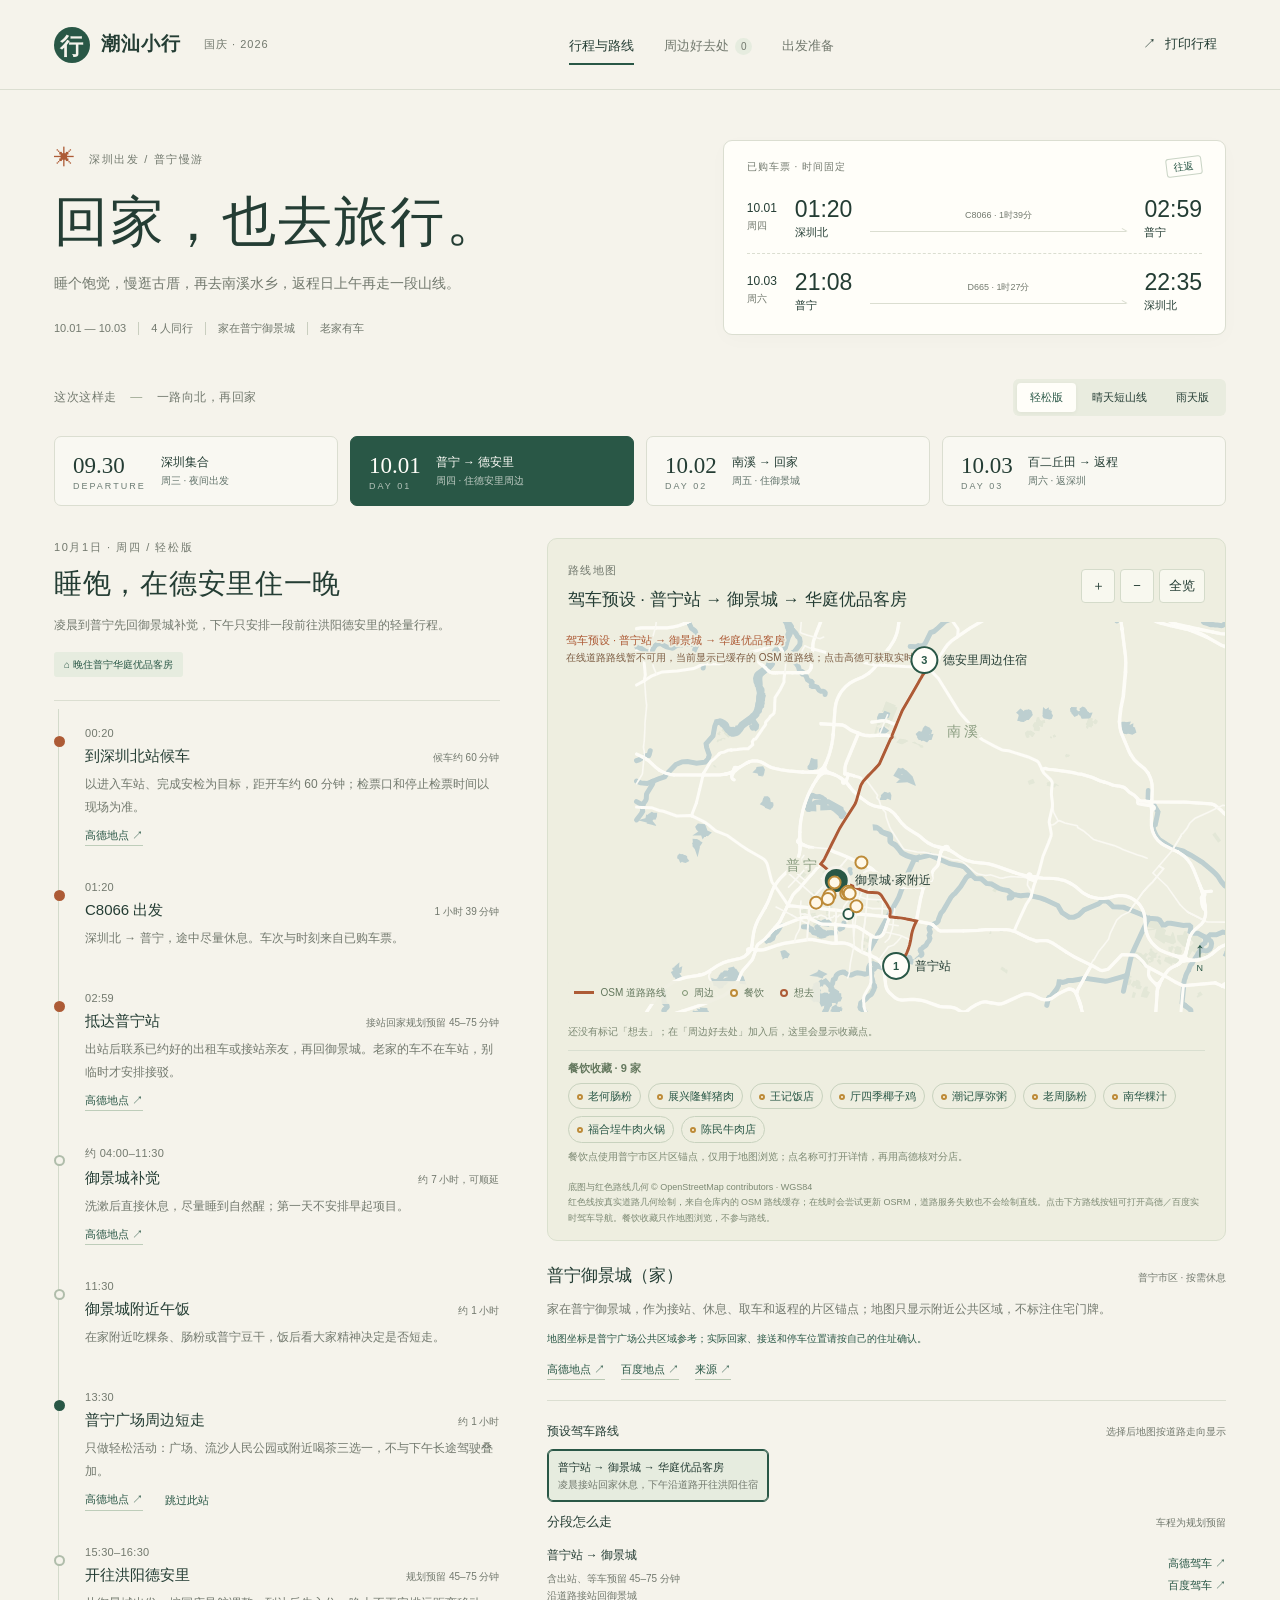
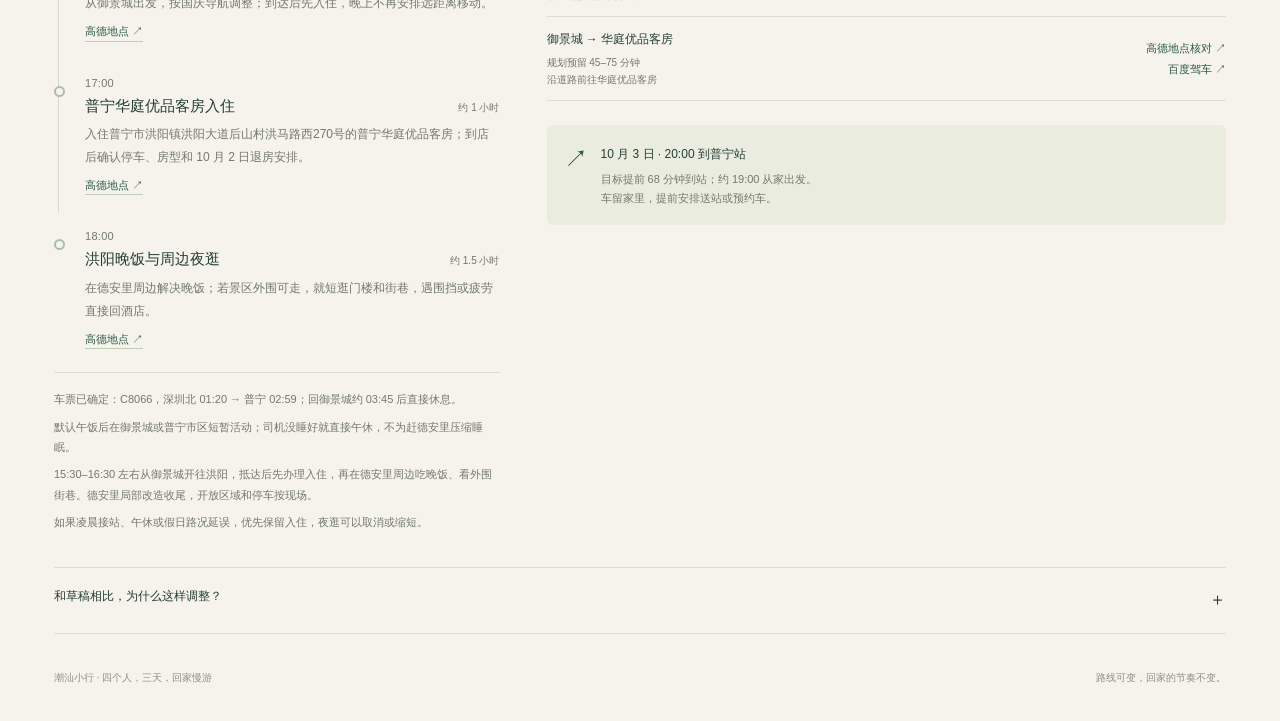
<file: index.html>
<!doctype html>
<html lang="zh-CN">
<head>
  <meta charset="utf-8">
  <meta name="viewport" content="width=device-width, initial-scale=1">
  <meta name="theme-color" content="#f4f2e9">
  <title>潮汕小行 · 四个人的国庆路线</title>
  <link rel="stylesheet" href="styles.css">
  <script defer src="vendor/d3.min.js"></script>
  <script defer src="data/geography.js"></script>
  <script defer src="data/places.js"></script>
  <script defer src="data/itinerary.js"></script>
  <script defer src="data/routes.js"></script>
  <script defer src="app.js"></script>
</head>
<body>
  <header class="site-header">
    <a class="brand" href="#"><span class="brand-mark" aria-hidden="true">行</span>潮汕小行<span class="edition">国庆 · 2026</span></a>
    <nav aria-label="主导航"><button class="nav-button active" data-view="planner" aria-pressed="true">行程与路线</button><button class="nav-button" data-view="explore" aria-pressed="false">周边好去处 <span id="saved-count">0</span></button><button class="nav-button" data-view="prepare" aria-pressed="false">出发准备</button></nav>
    <button class="icon-button print-button" id="print" aria-label="打印行程">↗ <span>打印行程</span></button>
  </header>
  <main>
    <section class="hero">
      <div class="hero-copy"><div class="eyebrow"><span class="tiny-sun" aria-hidden="true">✳</span> 深圳出发 / 普宁慢游</div><h1>回家，也去旅行。</h1><p>睡个饱觉，慢逛古厝，再去南溪水乡，返程日上午再走一段山线。</p><div class="trip-facts"><span>10.01 — 10.03</span><span>4 人同行</span><span>家在普宁御景城</span><span>老家有车</span></div></div>
      <aside class="train-ticket" aria-label="已购往返车票"><div class="ticket-top"><span>已购车票 · 时间固定</span><span class="ticket-stamp">往返</span></div><div class="ticket-row"><span class="ticket-date">10.01<small>周四</small></span><div><strong>01:20</strong><span>深圳北</span></div><div class="ticket-line"><small>C8066 · 1时39分</small><i></i></div><div><strong>02:59</strong><span>普宁</span></div></div><div class="ticket-row"><span class="ticket-date">10.03<small>周六</small></span><div><strong>21:08</strong><span>普宁</span></div><div class="ticket-line"><small>D665 · 1时27分</small><i></i></div><div><strong>22:35</strong><span>深圳北</span></div></div></aside>
    </section>

    <section id="planner-view" class="view">
      <div class="plan-toolbar"><div class="section-kicker">这次这样走 <span>—</span> 一路向北，再回家</div><div class="pace-control" role="group" aria-label="行程节奏"><button data-mode="relaxed" aria-pressed="true">轻松版</button><button data-mode="outdoor" aria-pressed="false">晴天短山线</button><button data-mode="rain" aria-pressed="false">雨天版</button></div></div>
      <div class="day-tabs" role="tablist" aria-label="旅行日期" id="day-tabs"></div>
      <div class="planner-grid">
        <section class="daily-plan" role="tabpanel" id="day-panel" aria-live="polite"><div class="day-heading"><div class="eyebrow" id="day-eyebrow"></div><h2 id="day-title"></h2><p id="day-subtitle"></p><div class="stay-line" id="day-stay"></div></div><div id="day-options"></div><ol class="timeline" id="timeline"></ol><div class="day-note" id="day-note"></div></section>
        <aside class="route-side">
      <div class="map-panel"><div class="map-top"><div><span class="eyebrow">路线地图</span><h3 id="map-title">普宁 — 揭阳</h3></div><div class="map-buttons"><button class="icon-button" id="zoom-in" aria-label="放大地图">＋</button><button class="icon-button" id="zoom-out" aria-label="缩小地图">−</button><button class="icon-button" id="fit-map">全览</button></div></div><div class="map-wrap" id="map-wrap"><svg id="route-map" aria-label="普宁与揭阳行程地图"></svg><div class="north" aria-hidden="true">↑<span>N</span></div><div class="map-key"><span class="route-key"></span>OSM 道路路线 <span class="nearby-key"></span>周边 <span class="food-key"></span>餐饮 <span class="saved-key"></span>想去</div></div><div id="map-saved-summary" class="map-saved-summary" aria-live="polite"></div><div class="map-foot">底图与红色路线几何 © <a href="https://www.openstreetmap.org/copyright" target="_blank" rel="noopener noreferrer">OpenStreetMap contributors</a> · WGS84<br>红色线按真实道路几何绘制，来自仓库内的 OSM 路线缓存；在线时会尝试更新 OSRM，道路服务失败也不会绘制直线。点击下方路线按钮可打开高德／百度实时驾车导航。餐饮收藏只作地图浏览，不参与路线。</div></div>
          <div class="place-detail" id="place-detail" aria-live="polite"></div>
          <div class="route-legs"><div id="route-presets"></div><div class="section-line"><h3>分段怎么走</h3><span>车程为规划预留</span></div><div id="route-legs"></div></div>
          <div class="return-reminder"><span class="reminder-icon" aria-hidden="true">↗</span><div><strong>10 月 3 日 · 20:00 到普宁站</strong><p>目标提前 68 分钟到站；约 19:00 从家出发。<br>车留家里，提前安排送站或预约车。</p></div></div>
        </aside>
      </div>
      <details class="changes"><summary>和草稿相比，为什么这样调整？ <span>＋</span></summary><div id="changes-list"></div></details>
    </section>

    <section id="explore-view" class="view" hidden><div class="page-intro"><div class="eyebrow">路上还可以遇见</div><h2>留几个喜欢的，不必全部打卡。</h2><p>洪阳、南溪和普宁市区可按体力择一加停。新增「吃什么」选项来自你的高德收藏截图，点每家店的高德入口可核对分店并规划导航。榕城地点保留作另行改线的备选，距离当前主线较远。加入「想去」仅收藏。</p></div><div class="explore-tools"><div class="filters" aria-label="地点筛选"><button data-filter="all" aria-pressed="true">全部</button><button data-filter="puning" aria-pressed="false">普宁市区</button><button data-filter="food" aria-pressed="false">吃什么</button><button data-filter="north" aria-pressed="false">洪阳 · 南溪</button><button data-filter="jieyang" aria-pressed="false">揭阳榕城</button><button data-filter="saved" aria-pressed="false">我的想去</button></div></div><div class="place-grid" id="place-grid"></div></section>

    <section id="prepare-view" class="view" hidden><div class="page-intro"><div class="eyebrow">出门之前，少一点临时决定</div><h2>车、住处和返程，先安顿好。</h2><p>车票已定；10 月 1 日晚住普宁华庭优品客房（洪阳大道后山村洪马路西270号）。</p></div><div class="prep-grid"><div><h3 class="prep-heading">行前清单</h3><div id="checklist"></div></div><aside><div class="lodging-card"><span class="eyebrow">唯一一晚外宿 · 10.01</span><h3>住普宁华庭优品客房</h3><p>地址：普宁市洪阳镇洪阳大道后山村洪马路西270号。酒店已确定，入住前再核对停车、四人房型、前台和 10 月 2 日退房安排。</p><ul><li>车停酒店，晚间在德安里周边步行。</li><li>避开只能步行进入的窄巷住处。</li><li>确认 10/1 入住、10/2 退房和停车费用。</li></ul><a class="button primary" id="hotel-search" target="_blank" rel="noopener noreferrer">打开酒店高德定位 ↗</a><small>地址来自你的信息；停车、房型和国庆入住安排请直接向酒店确认。</small></div><div class="food-card"><span class="eyebrow">吃饭不赶场</span><h3>每顿选一种就很满足</h3><p><b>普宁：</b>粿汁、肠粉、普宁豆干、牛肉火锅。<br><b>洪阳：</b>粿品和豆干，入住后的晚饭就在古镇解决。<br><b>南溪：</b>水乡周边简餐，返程方向顺路解决。<br><b>榕城：</b>粿条、乒乓粿、咸甜小吃，留作另行安排榕城时的备选。</p><small>不绑定排队网红店；人多就换下一家。四人更适合分着尝。</small></div></aside></div><details class="sources"><summary>资料来源与信息边界</summary><div id="sources-list"></div><p>整理日期：2026-09-29。车票时间来自你提供的截图；不保存订单号、座位或原始票图。开放信息是官方公开资料参考，2026 国庆临时安排、天气、交通和船班仍以出发当天公告为准。</p></details></section>
    <section id="print-content"></section>
  </main>
  <footer><span>潮汕小行 · 四个人，三天，回家慢游</span><span>路线可变，回家的节奏不变。</span></footer>
  <div class="toast" id="toast" role="status" hidden></div>
</body>
</html>
</file>
<file: styles.css>
@charset "UTF-8";
:root{--paper:#f5f3eb;--ink:#243d34;--muted:#72796e;--line:#dbded1;--green:#295746;--light-green:#e6ecdf;--rust:#ad5b36;--white:#fffef9;--serif:"Songti SC","STSong","Noto Serif CJK SC",serif;--sans:-apple-system,BlinkMacSystemFont,"PingFang SC","Microsoft YaHei",sans-serif}
*{box-sizing:border-box}body{margin:0;background:var(--paper);color:var(--ink);font:14px/1.7 var(--sans);-webkit-font-smoothing:antialiased}button,input,a{-webkit-tap-highlight-color:transparent}button,a{touch-action:manipulation}button{font:inherit;color:inherit;cursor:pointer}a{color:inherit;text-decoration:none}button:focus-visible,a:focus-visible,input:focus-visible,summary:focus-visible{outline:3px solid var(--rust);outline-offset:4px}button{border:0;background:none}button:hover,a.button:hover{filter:brightness(.94)}[hidden]{display:none!important}.site-header{max-width:1440px;margin:auto;height:90px;padding:0 54px;display:flex;align-items:center;justify-content:space-between;gap:20px;border-bottom:1px solid var(--line)}.brand{display:flex;align-items:center;gap:11px;font-weight:600;font-size:19px;white-space:nowrap;letter-spacing:1px}.brand-mark{display:grid;place-items:center;width:36px;height:36px;background:var(--green);color:var(--paper);border-radius:50%;font-family:var(--serif);font-size:23px}.edition{font-size:11px;font-weight:400;letter-spacing:1px;color:var(--muted);margin-left:12px}.site-header nav{display:flex;align-items:center;gap:30px}.nav-button{padding:32px 0 28px;font-size:13px;position:relative;color:var(--muted)}.nav-button.active{color:var(--ink)}.nav-button.active:after{content:"";position:absolute;height:2px;bottom:21px;left:0;right:0;background:var(--green)}#saved-count{display:inline-grid;place-items:center;background:var(--light-green);font-size:10px;border-radius:50%;width:17px;height:17px;margin-left:3px}.icon-button{height:34px;min-width:34px;padding:0 9px;border:1px solid var(--line);border-radius:4px;background:var(--white);font-size:13px}.print-button{border:0;background:none}.print-button span{margin-left:5px}main{max-width:1332px;padding:0 54px;margin:auto}.hero{padding:50px 0 44px;display:grid;grid-template-columns:1.2fr 1fr;gap:65px;align-items:center}.eyebrow{font-size:11px;letter-spacing:1.6px;color:var(--muted);font-weight:500}.tiny-sun{color:var(--rust);font-size:21px;vertical-align:-2px;margin-right:8px}h1,h2,h3,p{margin:0}h1{font-family:var(--serif);font-size:clamp(34px,4.2vw,56px);font-weight:500;line-height:1.3;letter-spacing:2px;margin:12px 0 14px}.hero-copy>p{color:var(--muted);font-size:14px}.trip-facts{display:flex;gap:0;flex-wrap:wrap;margin-top:26px;font-size:11px;color:var(--muted)}.trip-facts span{padding:0 12px;border-right:1px solid #c9cebf;line-height:1.2}.trip-facts span:first-child{padding-left:0}.trip-facts span:last-child{border:0}.train-ticket{background:var(--white);padding:16px 23px 9px;border:1px solid var(--line);border-radius:9px;position:relative;box-shadow:0 5px 20px #273d3205}.ticket-top{display:flex;justify-content:space-between;align-items:center;color:var(--muted);font-size:10px;letter-spacing:1px;padding-bottom:5px}.ticket-stamp{border:1px solid #c9d4c5;border-radius:3px;color:var(--green);padding:0 6px;transform:rotate(-7deg)}.ticket-row{display:flex;align-items:center;gap:18px;padding:12px 0}.ticket-row+.ticket-row{border-top:1px dashed var(--line)}.ticket-row>div:not(.ticket-line){display:flex;flex-direction:column;white-space:nowrap;line-height:1.4}.ticket-row strong{font-size:23px;font-weight:500;font-variant-numeric:tabular-nums}.ticket-row span:not(.ticket-date){font-size:11px}.ticket-date{font-size:12px;line-height:1.6}.ticket-date small{display:block;color:var(--muted);font-size:10px}.ticket-line{flex:1;min-width:75px;text-align:center;align-self:center}.ticket-line small{font-size:9px;color:var(--muted);white-space:nowrap}.ticket-line i{display:block;width:100%;height:1px;background:var(--line);position:relative;margin-top:5px}.ticket-line i:after{content:"";width:6px;height:6px;border-top:1px solid var(--line);position:absolute;right:0;top:-2px;transform:rotate(30deg)}.plan-toolbar{display:flex;justify-content:space-between;gap:16px;align-items:center;margin-bottom:20px}.section-kicker{font-size:12px;color:var(--muted);letter-spacing:.5px}.section-kicker span{margin:0 10px;color:#a0aa95}.pace-control{background:#e9ecdf;border-radius:6px;display:flex;padding:4px;gap:3px}.pace-control button{font-size:11px;padding:5px 13px;border-radius:4px;white-space:nowrap}.pace-control button[aria-pressed=true]{background:var(--white);box-shadow:0 1px 4px #2338270d;color:var(--green)}.day-tabs{display:grid;grid-template-columns:repeat(4,1fr);gap:12px;margin-bottom:32px}.day-tab{display:flex;align-items:center;gap:15px;text-align:left;border:1px solid var(--line);border-radius:7px;padding:14px 18px;background:#f9f8f2}.day-tab[aria-selected=true]{background:var(--green);color:var(--white);border-color:var(--green)}.day-tab .date-num{font-size:23px;font-family:Georgia,serif;line-height:1.3}.day-tab .date-num small{font:9px var(--sans);display:block;letter-spacing:2px;opacity:.65}.day-tab .day-name{font-size:12px}.day-tab .day-name small{display:block;font-size:10px;opacity:.7}.planner-grid{display:grid;grid-template-columns:minmax(300px,.86fr) minmax(0,1.3fr);gap:43px;align-items:start}.daily-plan{padding-right:4px}.day-heading{padding-bottom:23px;border-bottom:1px solid var(--line)}h2{font-family:var(--serif);font-size:28px;font-weight:500;letter-spacing:.7px;line-height:1.4;margin:8px 0 10px}.day-heading>p{font-size:12px;line-height:1.85;color:var(--muted)}.stay-line{display:inline-flex;gap:7px;background:var(--light-green);font-size:10px;padding:4px 10px;margin-top:16px;border-radius:3px;color:var(--green)}#day-options{font-size:12px}.option-row{display:flex;align-items:center;gap:8px;margin-top:17px}.option-row input{accent-color:var(--green);width:16px;height:16px}.option-description{font-size:11px;color:var(--muted);margin:5px 0 0 24px}.timeline{padding:8px 0 0;margin:0;list-style:none}.timeline-item{position:relative;padding:18px 0 17px 26px;border-left:1px solid #d3dacb;margin-left:4px}.timeline-item:last-child{border-left-color:transparent}.timeline-item:before{content:"";position:absolute;width:7px;height:7px;background:var(--paper);border:2px solid #b0bdab;border-radius:50%;left:-5px;top:27px}.timeline-item.visit:before{background:var(--green);border-color:var(--green)}.timeline-item.fixed:before{background:var(--rust);border-color:var(--rust)}.timeline-time{font:11px var(--sans);letter-spacing:.3px;color:var(--muted);font-variant-numeric:tabular-nums}.timeline-title-row{display:flex;align-items:baseline;justify-content:space-between;gap:9px;margin:4px 0 5px}.timeline-title{font-size:15px;font-weight:500;text-align:left;padding:0}.timeline-title:hover{text-decoration:underline;text-underline-offset:4px}.timeline-title:disabled{cursor:default;text-decoration:none}.duration{font-size:10px;color:var(--muted);white-space:nowrap}.timeline-desc{font-size:12px;line-height:1.9;color:var(--muted)}.inline-links{display:flex;gap:16px;margin-top:7px;font-size:11px;color:var(--green)}.inline-links a{border-bottom:1px solid #becdba}.day-note{font-size:11px;line-height:1.85;border-top:1px solid var(--line);padding-top:16px;color:var(--muted);margin-top:6px}.day-note p+p{margin-top:7px}.map-panel{background:#eeeee0;border:1px solid #dae0ce;border-radius:10px;overflow:hidden}.map-top{display:flex;justify-content:space-between;align-items:center;padding:19px 20px 8px;gap:10px}.map-top h3{font-size:17px;font-weight:500;margin-top:4px}.map-buttons{display:flex;gap:5px}.map-buttons .icon-button{background:#f8f8ef;border-color:#d4dbca}.map-wrap{position:relative;height:390px;overflow:hidden}#route-map{width:100%;height:100%;display:block;touch-action:none;cursor:grab}#route-map:active{cursor:grabbing}#route-map .geo-road{fill:none;stroke:#fdfcf7;stroke-width:3;stroke-linecap:round}#route-map .geo-road.secondary{stroke:#faf9f3;stroke-width:1.6}#route-map .geo-water{fill:none;stroke:#bdcfd0;stroke-width:5;stroke-linecap:round}#route-map .geo-water.canal{stroke-width:2.5}#route-map .geo-urban{fill:#e3e7d7;stroke:none}#route-map .place-marker{cursor:pointer}#route-map .route-path{fill:none;stroke:var(--rust);stroke-width:2.2;stroke-dasharray:5 6;stroke-linecap:round}#route-map .point-circle{fill:var(--white);stroke:var(--green);stroke-width:2}#route-map .point-circle.active{fill:var(--green);stroke:var(--paper);stroke-width:3}#route-map .point-text{font-family:var(--sans);font-size:11px;fill:var(--green);font-weight:600;text-anchor:middle;dominant-baseline:central}#route-map .point-text.active{fill:var(--white)}#route-map .point-label{font:12px var(--sans);fill:var(--ink);paint-order:stroke;stroke:#eeeee0;stroke-width:5px;stroke-linejoin:round}#route-map .town-label{font:14px var(--sans);letter-spacing:3px;fill:#8c9e82;text-anchor:middle;paint-order:stroke;stroke:#eeeee0;stroke-width:4px}.north{position:absolute;right:20px;bottom:39px;display:flex;flex-direction:column;font-size:21px;line-height:1;align-items:center;color:var(--green);pointer-events:none}.north span{font-size:9px;margin-top:4px}.map-key{position:absolute;left:20px;bottom:8px;font-size:10px;color:#64785e;display:flex;gap:6px;align-items:center;background:#eeeeE0dd;padding:3px 6px;border-radius:3px;pointer-events:none}.route-key{width:20px;border-top:2px dashed var(--rust);margin-right:1px}.nearby-key{width:6px;height:6px;border:1px solid #7c9370;border-radius:50%;margin-left:10px}.map-foot{font-size:9px;color:#7c8973;line-height:1.7;padding:9px 20px 14px}.place-detail{padding:21px 0 20px;border-bottom:1px solid var(--line);min-height:145px}.detail-top{display:flex;justify-content:space-between;gap:16px;align-items:baseline}.detail-top h3{font-size:17px;font-weight:500}.detail-top>span{font-size:10px;color:var(--muted)}.place-detail p{font-size:12px;color:var(--muted);margin-top:8px;line-height:1.8}.detail-actions{display:flex;gap:16px;align-items:center;margin-top:11px;font-size:11px}.detail-actions a{color:var(--green);border-bottom:1px solid #b8c8b2}.detail-actions button{margin-left:auto;color:var(--green);font-size:11px}.verified-status{display:inline-block;font-size:10px;color:var(--green);margin-top:9px}.route-legs{margin-top:20px}.section-line{display:flex;justify-content:space-between;align-items:baseline}.section-line h3{font-size:13px;font-weight:500}.section-line>span{font-size:10px;color:var(--muted)}.leg{display:grid;grid-template-columns:1fr auto;gap:5px 15px;padding:12px 0;border-bottom:1px solid var(--line)}.leg>span{font-size:12px}.leg>a{grid-column:2;grid-row:1 / 3;font-size:11px;color:var(--green);align-self:center;white-space:nowrap}.leg>small{font-size:10px;color:var(--muted)}.return-reminder{margin-top:24px;display:flex;gap:13px;background:#ebece0;padding:17px;border-radius:6px}.reminder-icon{font-size:24px;color:var(--green);line-height:1.4}.return-reminder strong{font-size:12px;font-weight:500}.return-reminder p{font-size:11px;color:var(--muted);margin-top:4px}.changes{margin-top:35px;border-top:1px solid var(--line);border-bottom:1px solid var(--line);padding:18px 0}summary{cursor:pointer;list-style:none;font-size:12px}summary::-webkit-details-marker{display:none}.changes summary{display:flex;justify-content:space-between;gap:10px}.changes summary span{font-size:17px}.change-item{display:grid;grid-template-columns:1fr 1fr 1.5fr;gap:20px;padding:18px 0;border-bottom:1px solid var(--line);font-size:12px}.change-item:last-child{border:0}.change-item small{display:block;color:var(--muted);font-size:10px;margin-bottom:4px}.change-item p{color:var(--muted);font-size:11px}.page-intro{border-top:1px solid var(--line);padding-top:30px}.page-intro h2{font-size:32px;margin:10px 0 12px}.page-intro p{color:var(--muted);font-size:13px}.explore-tools{padding:26px 0 23px}.filters{display:flex;gap:9px;flex-wrap:wrap}.filters button{border:1px solid var(--line);border-radius:30px;padding:7px 17px;font-size:12px}.filters button[aria-pressed=true]{background:var(--green);color:var(--white);border-color:var(--green)}.place-grid{display:grid;grid-template-columns:repeat(3,minmax(0,1fr));gap:20px}.explore-card{border:1px solid var(--line);background:var(--white);border-radius:8px;overflow:hidden;display:flex;flex-direction:column}.place-art{height:90px;background:#e9edde;position:relative;overflow:hidden;padding:17px 22px;display:flex;justify-content:space-between;align-items:center}.art-word{font-family:var(--serif);font-size:58px;line-height:1;color:#728c5d38;letter-spacing:-5px}.art-label{font-size:10px;letter-spacing:2px;color:#73866b;align-self:flex-start}.explore-card-content{padding:21px;display:flex;flex-direction:column;flex:1}.card-meta{font-size:10px;color:var(--muted);display:flex;justify-content:space-between;gap:7px}.explore-card h3{font-family:var(--serif);font-size:22px;font-weight:500;margin:7px 0 9px}.explore-card p{font-size:12px;color:var(--muted);line-height:1.85}.visit-info{border-top:1px solid var(--line);margin-top:15px;padding-top:12px;font-size:11px;color:var(--muted)}.explore-card .detail-actions{margin-top:auto;padding-top:18px}.explore-empty{padding:40px 0;grid-column:1 / -1;color:var(--muted)}.prep-grid{display:grid;grid-template-columns:1.2fr 1fr;gap:60px;margin-top:32px}.prep-heading{font-size:16px;font-weight:500;margin-bottom:20px}.check-group{margin-bottom:30px}.check-group h4{font-size:12px;font-weight:500;letter-spacing:1px;margin:0 0 8px;color:var(--muted)}.check-item{display:flex;gap:12px;align-items:flex-start;padding:14px 0;border-bottom:1px solid var(--line);cursor:pointer;font-size:12px}.check-item input{margin:4px 0 0;width:17px;height:17px;flex-shrink:0;accent-color:var(--green)}.check-item input:checked+span{color:var(--muted);text-decoration:line-through}.lodging-card{background:var(--light-green);border:1px solid #d6dfcd;border-radius:8px;padding:26px}.lodging-card h3,.food-card h3{font-family:var(--serif);font-size:24px;font-weight:500;margin:9px 0 11px}.lodging-card p,.lodging-card li{font-size:12px;color:var(--muted);line-height:1.9}.lodging-card ul{padding-left:17px;margin:13px 0 19px}.button{display:inline-flex;align-items:center;padding:9px 17px;border-radius:5px;font-size:12px}.button.primary{background:var(--green);color:var(--white)}.lodging-card small{display:block;font-size:10px;color:var(--muted);margin-top:12px}.food-card{margin-top:28px;padding:6px 0}.food-card p{font-size:12px;line-height:2;color:var(--muted)}.food-card b{font-weight:500;color:var(--ink)}.food-card small{font-size:11px;color:var(--muted);display:block;margin-top:12px}.sources{border-top:1px solid var(--line);margin-top:30px;padding-top:20px}.sources p{font-size:11px;color:var(--muted);line-height:1.9;margin-top:17px}.sources ol{padding-left:18px;font-size:11px;color:var(--muted)}.sources li{margin:12px 0}.sources a{color:var(--green);text-decoration:underline;text-underline-offset:3px}footer{max-width:1332px;padding:35px 54px;margin:auto;display:flex;justify-content:space-between;font-size:10px;color:#8a9280;gap:20px}.toast{position:fixed;bottom:25px;left:50%;transform:translateX(-50%);padding:10px 20px;background:var(--ink);color:var(--white);border-radius:5px;box-shadow:0 5px 18px #23382720;font-size:12px;z-index:10;max-width:90%;text-align:center}#print-content{display:none}
@media(min-width:1440px){.map-wrap{height:450px}}@media(max-width:1050px){.site-header{padding:0 30px}.edition{display:none}main{padding:0 30px}.hero{gap:30px}.planner-grid{gap:25px;grid-template-columns:minmax(280px,.9fr) minmax(0,1.1fr)}.site-header nav{gap:20px}.day-tab{padding:13px 12px;gap:10px}.day-tab .day-name{font-size:11px}.day-tab .date-num{font-size:21px}.ticket-row{gap:12px}.ticket-row strong{font-size:21px}.map-top{padding:16px 15px 5px}.map-top h3{font-size:15px}.map-wrap{height:365px}.place-grid{grid-template-columns:repeat(2,1fr)}}
@media(max-width:760px){.site-header{height:auto;min-height:75px;padding:16px 22px 0;flex-wrap:wrap;gap:8px}.brand{font-size:16px}.brand-mark{width:30px;height:30px;font-size:19px}.print-button{margin-left:auto;order:1}.site-header nav{order:2;width:100%;justify-content:flex-start;gap:28px}.nav-button{padding:9px 0 15px;font-size:12px}.nav-button.active:after{bottom:7px}main{padding:0 22px}.hero{grid-template-columns:1fr;padding:30px 0;gap:25px}.hero-copy>p{font-size:12px}h1{font-size:38px;margin:10px 0 12px}.trip-facts{margin-top:18px}.trip-facts span{padding:0 8px;font-size:10px}.train-ticket{padding:13px 18px 7px}.ticket-top{padding-bottom:3px}.ticket-row{gap:21px;padding:11px 0}.ticket-row strong{font-size:22px}.ticket-line small{font-size:10px}.plan-toolbar{align-items:flex-start;flex-direction:column;gap:13px;margin-bottom:18px}.pace-control{width:100%;justify-content:space-between}.pace-control button{flex:1;padding:8px}.day-tabs{gap:7px;margin-bottom:25px}.day-tab{display:block;padding:10px 8px;text-align:center}.day-tab .date-num{font-size:20px}.day-tab .date-num small{display:none}.day-tab .day-name{font-size:10px;margin-top:2px}.day-tab .day-name small{display:none}.planner-grid{display:flex;flex-direction:column;gap:25px}.daily-plan{width:100%;padding:0}.route-side{width:100%;order:0}.day-heading{padding-bottom:19px}.timeline{padding-top:4px}.timeline-item{padding-top:15px;padding-bottom:15px}.timeline-item:before{top:24px}.map-wrap{height:375px}.map-top{padding:17px 18px 5px}.map-foot{font-size:9px}.place-detail{min-height:0}.changes{margin-top:28px}.change-item{grid-template-columns:1fr 1fr;gap:12px}.change-item p{grid-column:1 / -1}.page-intro h2{font-size:27px}.place-grid{grid-template-columns:1fr}.prep-grid{grid-template-columns:1fr;gap:20px}.explore-card .place-art{height:75px}.prep-grid aside{order:-1}.lodging-card{padding:22px}.food-card{margin-bottom:20px}footer{padding:28px 22px;flex-direction:column;gap:5px}.map-buttons .icon-button{min-width:36px;height:36px}.print-button span{font-size:11px}}
@media(prefers-reduced-motion:no-preference){.view{animation:enter .25s ease-out}@keyframes enter{from{opacity:.5;transform:translateY(4px)}to{opacity:1;transform:translateY(0)}}}
.detail-actions{flex-wrap:wrap;gap:8px 16px}.detail-actions>*{white-space:nowrap}.visit-info a{color:var(--green);text-decoration:underline;text-underline-offset:3px}
@media(max-width:380px){.ticket-row{gap:12px}.ticket-row strong{font-size:19px}.ticket-date{font-size:10px}.ticket-line{min-width:60px}.ticket-line small{font-size:8px}.day-tab .date-num{font-size:18px}.map-top{flex-wrap:wrap}.map-buttons{margin-left:auto}.trip-facts{row-gap:9px}}
@media(max-width:760px){.day-tab .date-num,.day-tab .day-name{display:block}.daily-plan,.route-side{display:contents}.day-heading{order:0;width:100%}#day-options{order:1;width:100%}#day-options:empty{display:none}.map-panel{order:2;width:100%}.place-detail{order:3;width:100%;padding-top:0}.timeline{order:4;width:100%}.route-legs{order:5;width:100%}.day-note{order:6;width:100%}.return-reminder{order:7;width:100%;margin-top:0}.timeline-title-row{flex-wrap:wrap;gap:2px 8px}.duration{white-space:normal}.detail-top{flex-wrap:wrap;gap:4px}.map-top h3{font-size:14px}.map-buttons .icon-button{font-size:11px;padding:0 7px}.map-top{padding-left:14px;padding-right:14px}}
.food-facts{display:flex;flex-wrap:wrap;gap:4px 9px;margin:5px 0 8px;font-size:10px;color:var(--rust)}.food-facts span+span{border-left:1px solid var(--line);padding-left:9px}
#route-map .point-circle.food-point{fill:#fff8e8;stroke:#bd8b38;stroke-width:2}.food-key{width:8px;height:8px;border:2px solid #bd8b38;background:#fff8e8;border-radius:50%;margin-left:10px}.food-dot{display:inline-block;width:6px;height:6px;border:2px solid #bd8b38;background:#fff8e8;border-radius:50%;margin-right:5px}.food-summary-heading{margin-top:9px;border-top:1px solid #d9dfd0;padding-top:8px}
@media print{body{background:white;color:black;font-size:11px}.site-header,.hero,.view,footer,.toast{display:none!important}main{padding:0;max-width:none}#print-content{display:block}#print-content h1{font-size:25px}#print-content h2{font-size:20px;margin-top:25px}#print-content p{margin:7px 0}#print-content table{border-collapse:collapse;width:100%;font-size:11px}#print-content td,#print-content th{padding:8px;border-bottom:1px solid #ccc;text-align:left}#print-content td:first-child{width:18%;white-space:nowrap}#print-content tr{break-inside:avoid}.print-day{break-before:page}.print-day:first-of-type{break-before:auto}}
#route-map .point-circle.saved-point{fill:#f6eee7;stroke:var(--rust);stroke-width:2.5}#route-map .point-circle.saved-point.active{fill:var(--rust);stroke:var(--paper)}.saved-key{width:8px;height:8px;border:2px solid var(--rust);border-radius:50%;margin-left:10px}.map-saved-summary{padding:10px 20px 4px;color:#64785e;font-size:11px;background:#eeeee0}.saved-summary-title{font-weight:600;margin-bottom:5px}.saved-summary-items{display:flex;gap:7px;flex-wrap:wrap}.saved-summary-item{padding:3px 8px;border:1px solid #c8d2be;border-radius:14px;color:var(--green);font-size:11px}.saved-summary-item:hover{background:#e3eadb}.saved-dot{display:inline-block;width:6px;height:6px;border:2px solid var(--rust);border-radius:50%;margin-right:5px}.saved-summary-note,.saved-summary-empty{font-size:10px;color:#7c8973;margin:5px 0 2px}
/* Preset driving route controls and road-corridor overlay */
.route-preset-heading{display:flex;justify-content:space-between;align-items:baseline;gap:12px;margin:16px 0 8px;font-size:12px;font-weight:500}
.route-preset-heading small{font-size:10px;color:var(--muted);font-weight:400}
.route-preset-list{display:flex;flex-wrap:wrap;gap:7px;margin-bottom:9px}
.route-preset{display:flex;flex-direction:column;align-items:flex-start;gap:1px;min-width:145px;max-width:100%;padding:8px 10px;border:1px solid var(--line);border-radius:6px;background:var(--white);text-align:left}
.route-preset strong{font-size:11px;font-weight:500}
.route-preset small{font-size:10px;color:var(--muted);line-height:1.45}
.route-preset:hover{border-color:#9caf91;background:#f7f8ef}
.route-preset.active{border-color:var(--green);background:var(--light-green);box-shadow:inset 0 0 0 1px var(--green)}
.leg-links{grid-column:2;grid-row:1 / 3;display:flex;flex-direction:column;gap:3px;align-self:center;align-items:flex-end;font-size:11px}
.leg-links a{color:var(--green);white-space:nowrap}
#route-map .route-label{font:11px var(--sans);fill:var(--rust);paint-order:stroke;stroke:#eeeee0;stroke-width:4px;stroke-linejoin:round}#route-map .route-status{font:10px var(--sans);fill:#7c5d43;paint-order:stroke;stroke:#eeeee0;stroke-width:4px;stroke-linejoin:round}
#route-map .route-path{stroke-dasharray:none;stroke-width:3}
.route-key{border-top-style:solid;border-top-width:3px}
.place-address{font-size:11px!important;color:var(--ink)!important;line-height:1.65!important;margin-top:8px!important}
.explore-card .place-address{padding:8px 0;border-top:1px solid var(--line);margin:11px 0 0!important}
.route-preset-list{overflow-x:auto}
@media(max-width:760px){.route-preset{min-width:132px}.route-preset-heading{margin-top:13px}.leg-links{grid-column:1 / -1;grid-row:auto;flex-direction:row;justify-content:flex-end;gap:12px;margin-top:4px}.leg-links a{font-size:10px}}
</file>
